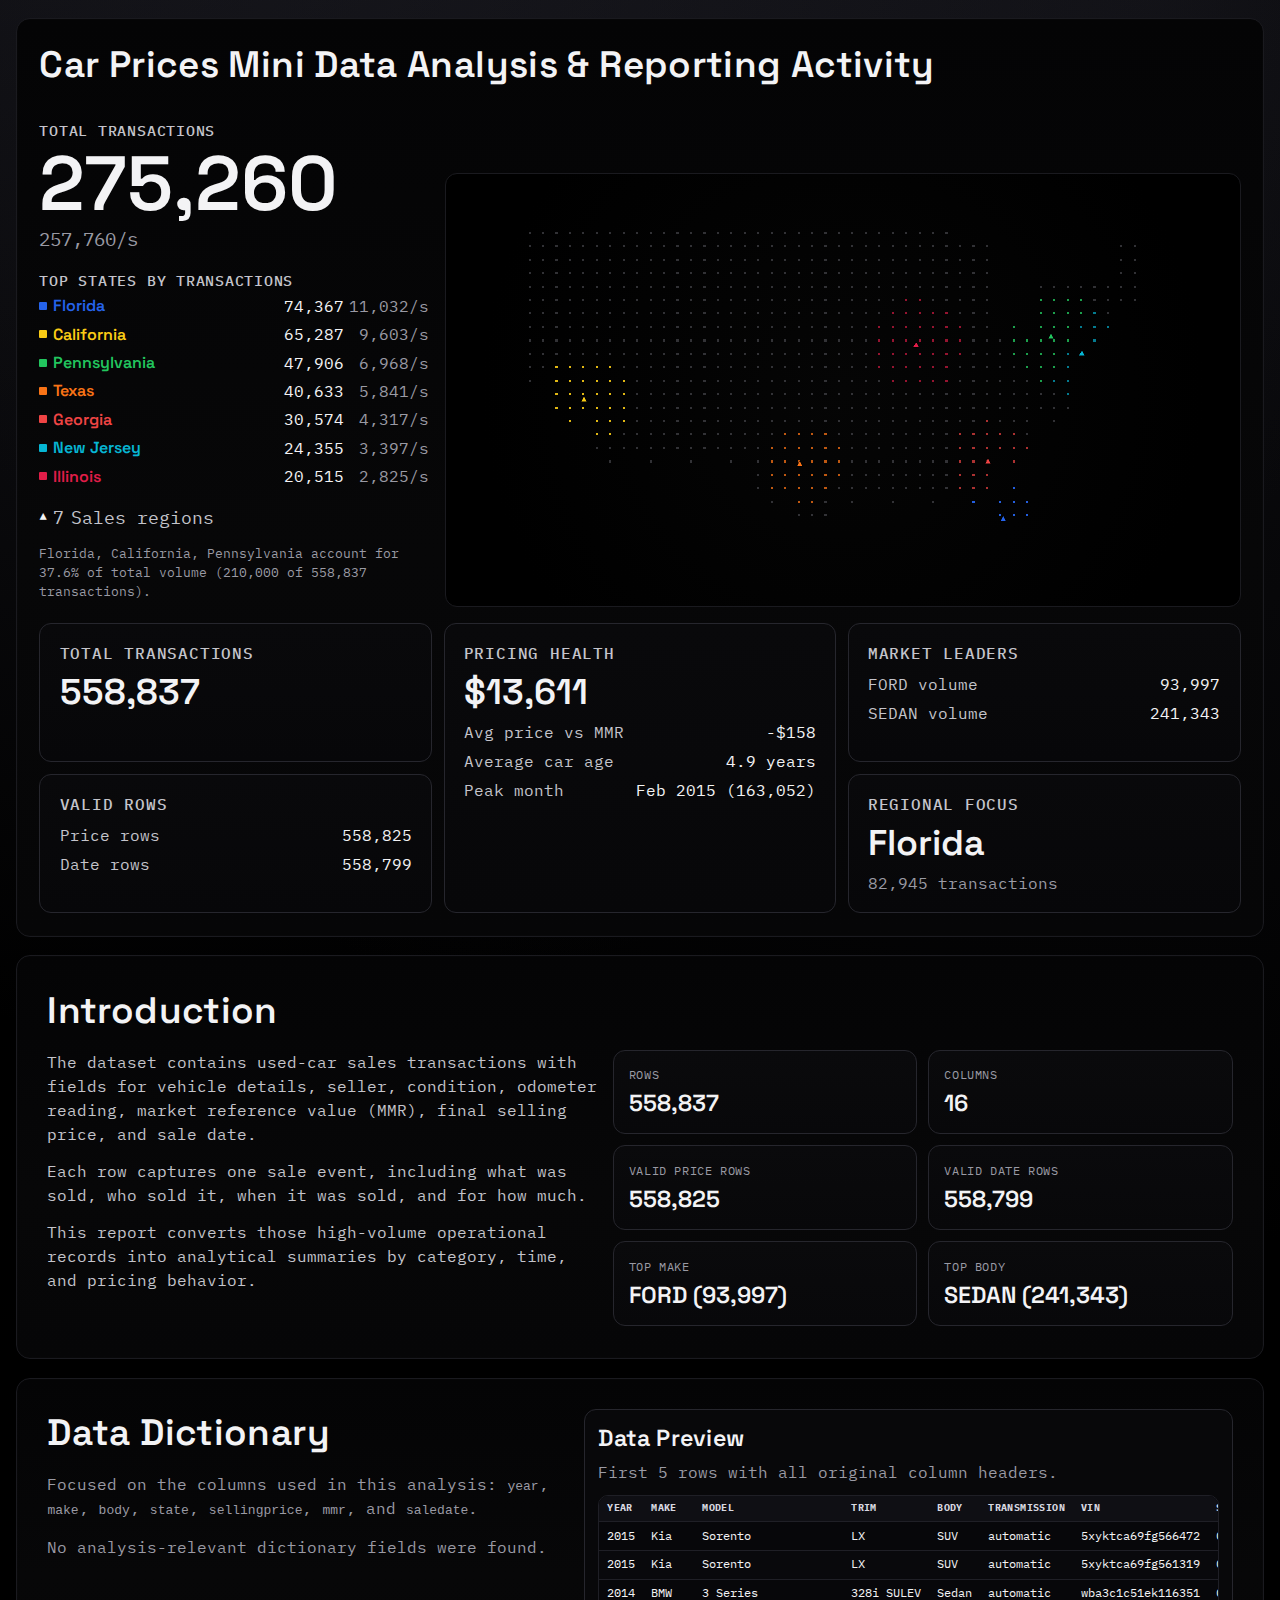
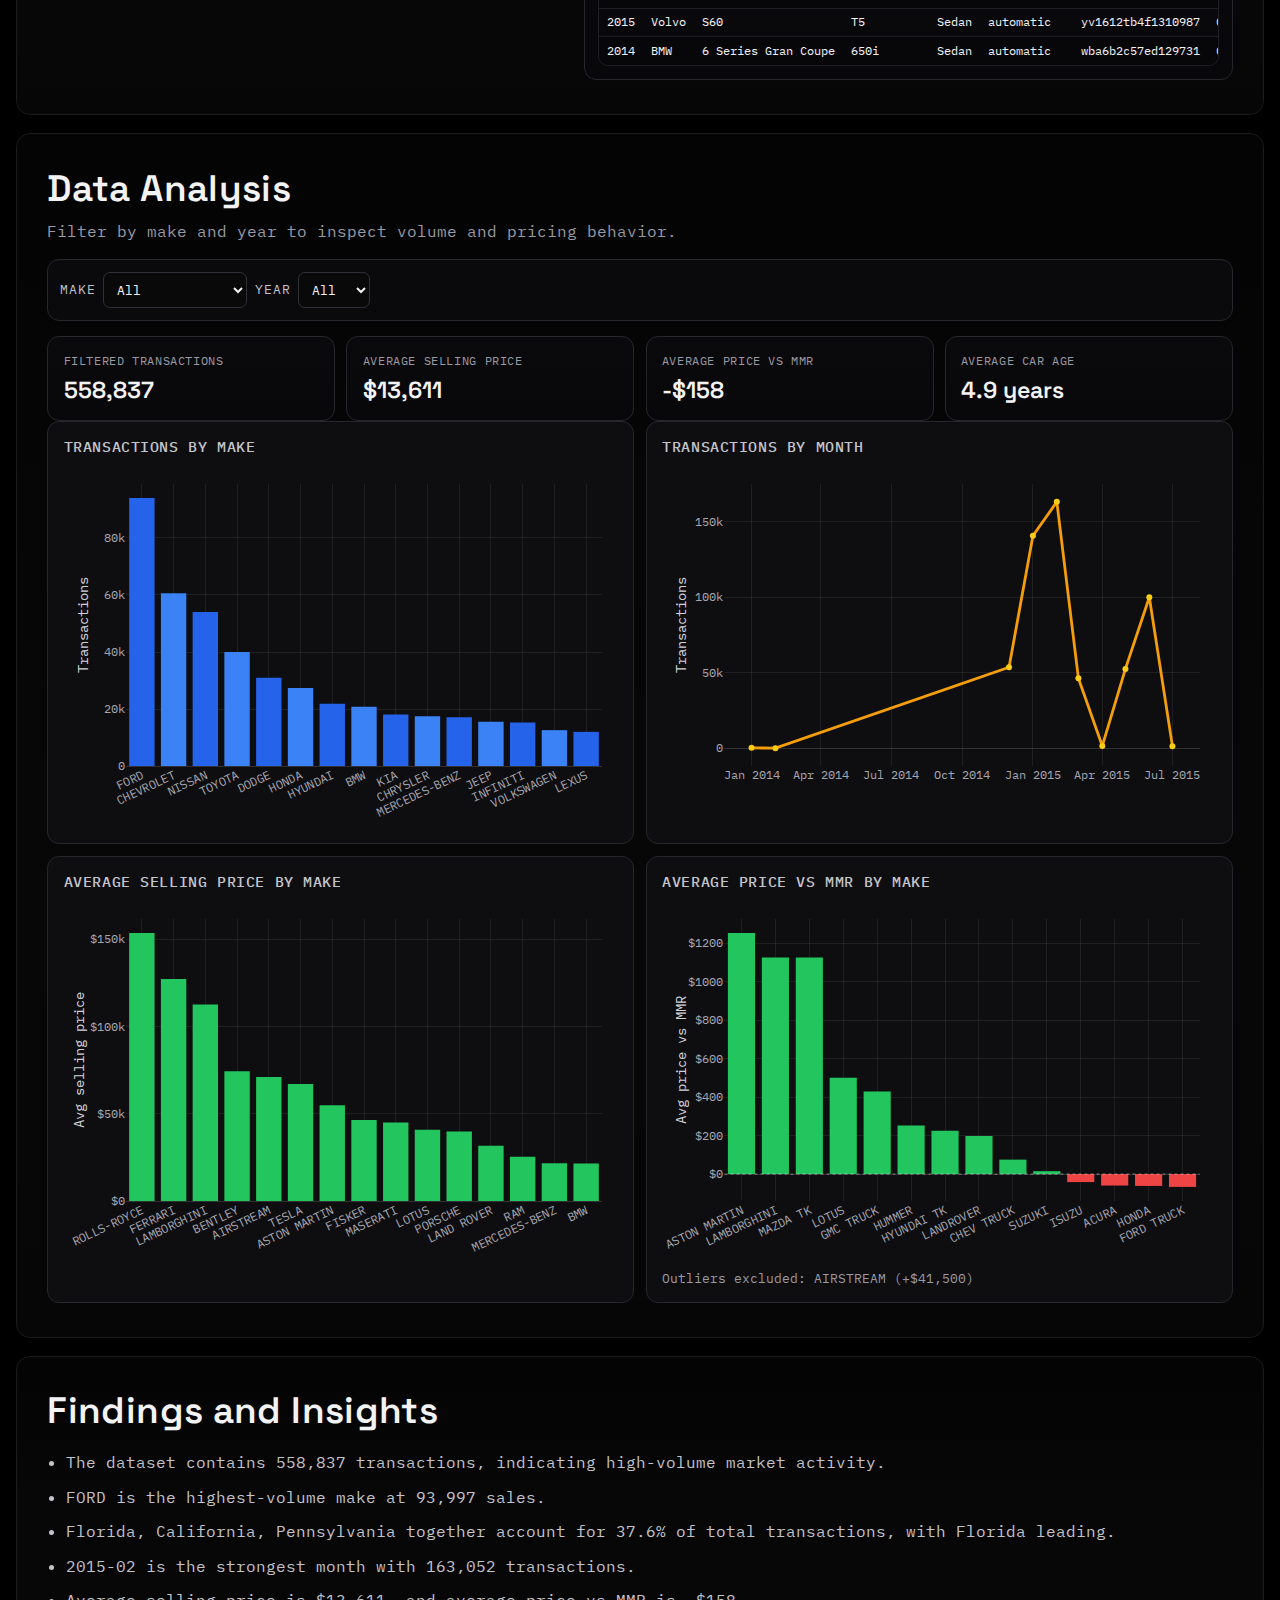
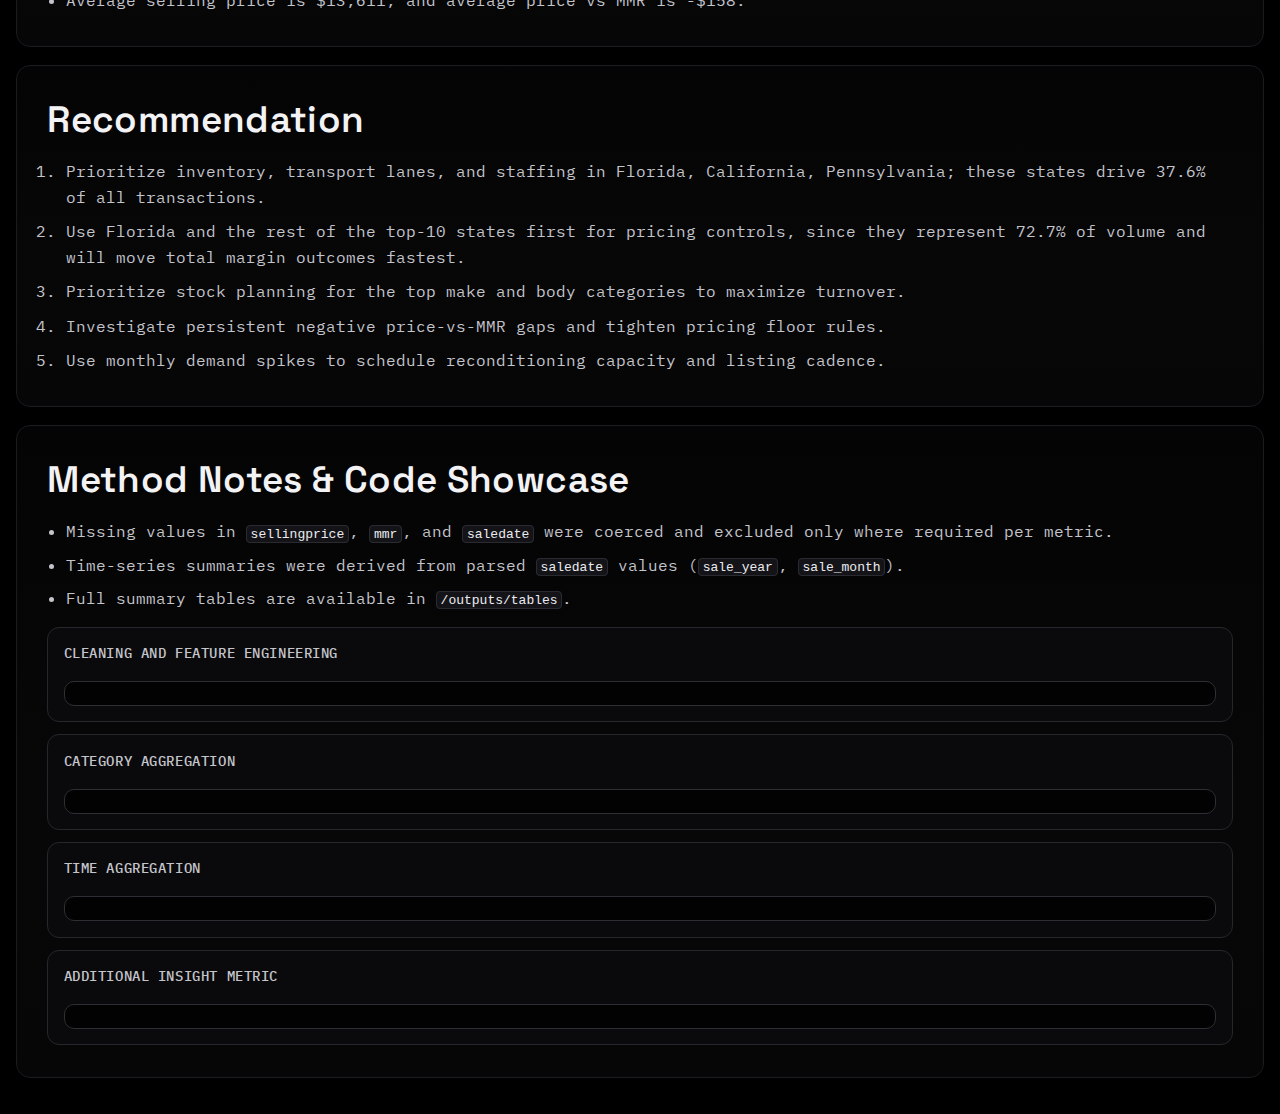
<file: website/index.html>
<!doctype html>
<html lang="en">
  <head>
    <meta charset="UTF-8" />
    <meta name="viewport" content="width=device-width, initial-scale=1.0" />
    <title>WheelWise Mini Data Analysis Report</title>
    <link rel="preconnect" href="https://fonts.googleapis.com" />
    <link rel="preconnect" href="https://fonts.gstatic.com" crossorigin />
    <link
      href="https://fonts.googleapis.com/css2?family=IBM+Plex+Mono:wght@400;500;600&family=Space+Grotesk:wght@500;600;700&display=swap"
      rel="stylesheet"
    />
    <link rel="stylesheet" href="styles.css" />
    <script src="https://cdn.plot.ly/plotly-2.35.2.min.js" defer></script>
    <script src="app.js" defer></script>
  </head>
  <body>
    <main class="dashboard-shell">
      <section class="panel map-board" id="olap-live">
        <header class="chapter-header chapter-header--tight">
          <h2>Car Prices Mini Data Analysis &amp; Reporting Activity</h2>
        </header>

        <div class="board-main">
          <aside class="live-sidebar">
            <section class="metric-cluster">
              <h3 class="metric-label">Total transactions</h3>
              <p id="metric-total" class="metric-total">0</p>
              <p id="metric-rate" class="metric-rate">0/s</p>
            </section>

            <section class="metric-cluster">
              <h3 class="metric-label">Top states by transactions</h3>
              <ul id="top-states-list" class="top-list"></ul>
            </section>

            <p class="region-count">
              <span class="triangle">▲</span>
              <span id="region-count">0</span>
              <span>Sales regions</span>
            </p>
            <p id="map-concentration-insight" class="map-insight">
              State concentration insight loading...
            </p>
          </aside>

          <div class="map-stage">
            <svg id="map-svg" viewBox="0 0 1100 600" role="img" aria-label="Dotted contiguous U.S. activity map">
              <g id="map-static-layer"></g>
              <g id="map-active-layer"></g>
              <g id="map-marker-layer"></g>
            </svg>
            <div id="marker-tooltip" class="marker-tooltip" hidden></div>
          </div>
        </div>

        <section class="cards-grid" aria-label="Summary cards">
          <div class="card-col">
            <article class="stat-card">
              <h3>Total transactions</h3>
              <p class="headline" id="card-total-transactions">0</p>
            </article>
            <article class="stat-card">
              <h3>Valid rows</h3>
              <ul class="metric-lines">
                <li><span>Price rows</span><span id="card-valid-price">0</span></li>
                <li><span>Date rows</span><span id="card-valid-date">0</span></li>
              </ul>
            </article>
          </div>

          <article class="stat-card stat-card--center">
            <h3>Pricing health</h3>
            <p class="headline" id="card-avg-price">$0</p>
            <ul class="metric-lines">
              <li><span>Avg price vs MMR</span><span id="card-vs-mmr">$0</span></li>
              <li><span>Average car age</span><span id="card-car-age">0 years</span></li>
              <li><span>Peak month</span><span id="card-peak-month">-</span></li>
            </ul>
          </article>

          <div class="card-col">
            <article class="stat-card">
              <h3>Market leaders</h3>
              <ul class="metric-lines">
                <li><span id="card-top-make-label">Top make</span><span id="card-top-make-tx">0</span></li>
                <li><span id="card-top-body-label">Top body</span><span id="card-top-body-tx">0</span></li>
              </ul>
            </article>
            <article class="stat-card">
              <h3>Regional focus</h3>
              <p class="headline" id="card-top-state">-</p>
              <p class="subtext" id="card-top-state-tx">0 transactions</p>
            </article>
          </div>
        </section>
      </section>

      <section class="panel chapter" id="introduction">
        <header class="chapter-header">
          <h2>Introduction</h2>
        </header>
        <div class="intro-layout">
          <div class="intro-main">
            <div class="intro-copy">
              <p>
                The dataset contains used-car sales transactions with fields for vehicle details, seller, condition, odometer
                reading, market reference value (MMR), final selling price, and sale date.
              </p>
              <p>
                Each row captures one sale event, including what was sold, who sold it, when it was sold, and for how much.
              </p>
              <p>
                This report converts those high-volume operational records into analytical summaries by category, time, and
                pricing behavior.
              </p>
            </div>
          </div>
          <div id="dataset-kpis" class="kpi-grid intro-kpis"></div>
        </div>
      </section>

      <section class="panel chapter" id="data-dictionary">
        <div class="dictionary-layout">
          <div class="dictionary-pane">
            <header class="chapter-header">
              <h2>Data Dictionary</h2>
            </header>
            <p class="chapter-note">
              Focused on the columns used in this analysis: <code>year</code>, <code>make</code>, <code>body</code>,
              <code>state</code>, <code>sellingprice</code>, <code>mmr</code>, and <code>saledate</code>.
            </p>
            <div id="dictionary-carousel" class="dictionary-carousel-shell"></div>
          </div>

          <aside class="data-preview-pane">
            <header class="chapter-header chapter-header--tight">
              <h3>Data Preview</h3>
              <p id="data-preview-note" class="chapter-note">First 5 rows with all original column headers.</p>
            </header>
            <div
              id="dataset-preview-table"
              class="data-preview-shell"
              role="region"
              aria-label="Dataset preview table"
            ></div>
          </aside>
        </div>
      </section>

      <section class="panel chapter analysis" id="analysis">
        <header class="chapter-header">
          <h2>Data Analysis</h2>
          <p class="chapter-note">Filter by make and year to inspect volume and pricing behavior.</p>
        </header>

        <div class="filters">
          <label for="make-filter">Make</label>
          <select id="make-filter"></select>
          <label for="year-filter">Year</label>
          <select id="year-filter"></select>
        </div>

        <div class="kpi-grid" id="dashboard-kpis"></div>

        <div class="chart-grid">
          <article class="chart-card">
            <h3>Transactions by make</h3>
            <div id="chart-make" class="chart"></div>
          </article>
          <article class="chart-card">
            <h3>Transactions by month</h3>
            <div id="chart-month" class="chart"></div>
          </article>
          <article class="chart-card">
            <h3>Average selling price by make</h3>
            <div id="chart-price" class="chart"></div>
          </article>
          <article class="chart-card">
            <h3>Average price vs MMR by make</h3>
            <div id="chart-vs-mmr" class="chart"></div>
            <p class="note" id="vs-mmr-outliers"></p>
          </article>
        </div>
      </section>

      <section class="panel chapter" id="findings">
        <header class="chapter-header">
          <h2>Findings and Insights</h2>
        </header>
        <ul id="findings-list" class="narrative-list"></ul>
      </section>

      <section class="panel chapter" id="recommendation">
        <header class="chapter-header">
          <h2>Recommendation</h2>
        </header>
        <ol id="recommendations-list" class="narrative-list"></ol>
      </section>

      <section class="panel chapter" id="appendix-methodology">
        <header class="chapter-header">
          <h2>Method Notes &amp; Code Showcase</h2>
        </header>

        <ul class="appendix-notes">
          <li>Missing values in <code>sellingprice</code>, <code>mmr</code>, and <code>saledate</code> were coerced and excluded only where required per metric.</li>
          <li>Time-series summaries were derived from parsed <code>saledate</code> values (<code>sale_year</code>, <code>sale_month</code>).</li>
          <li>Full summary tables are available in <code>/outputs/tables</code>.</li>
        </ul>

        <div class="code-grid">
          <article class="code-showcase-card">
            <h3>Cleaning and feature engineering</h3>
            <p class="code-desc" id="desc-cleaning"></p>
            <pre><code id="code-cleaning"></code></pre>
          </article>
          <article class="code-showcase-card">
            <h3>Category aggregation</h3>
            <p class="code-desc" id="desc-category"></p>
            <pre><code id="code-category"></code></pre>
          </article>
          <article class="code-showcase-card">
            <h3>Time aggregation</h3>
            <p class="code-desc" id="desc-time"></p>
            <pre><code id="code-time"></code></pre>
          </article>
          <article class="code-showcase-card">
            <h3>Additional insight metric</h3>
            <p class="code-desc" id="desc-additional"></p>
            <pre><code id="code-additional"></code></pre>
          </article>
        </div>
      </section>
    </main>
  </body>
</html>
</file>
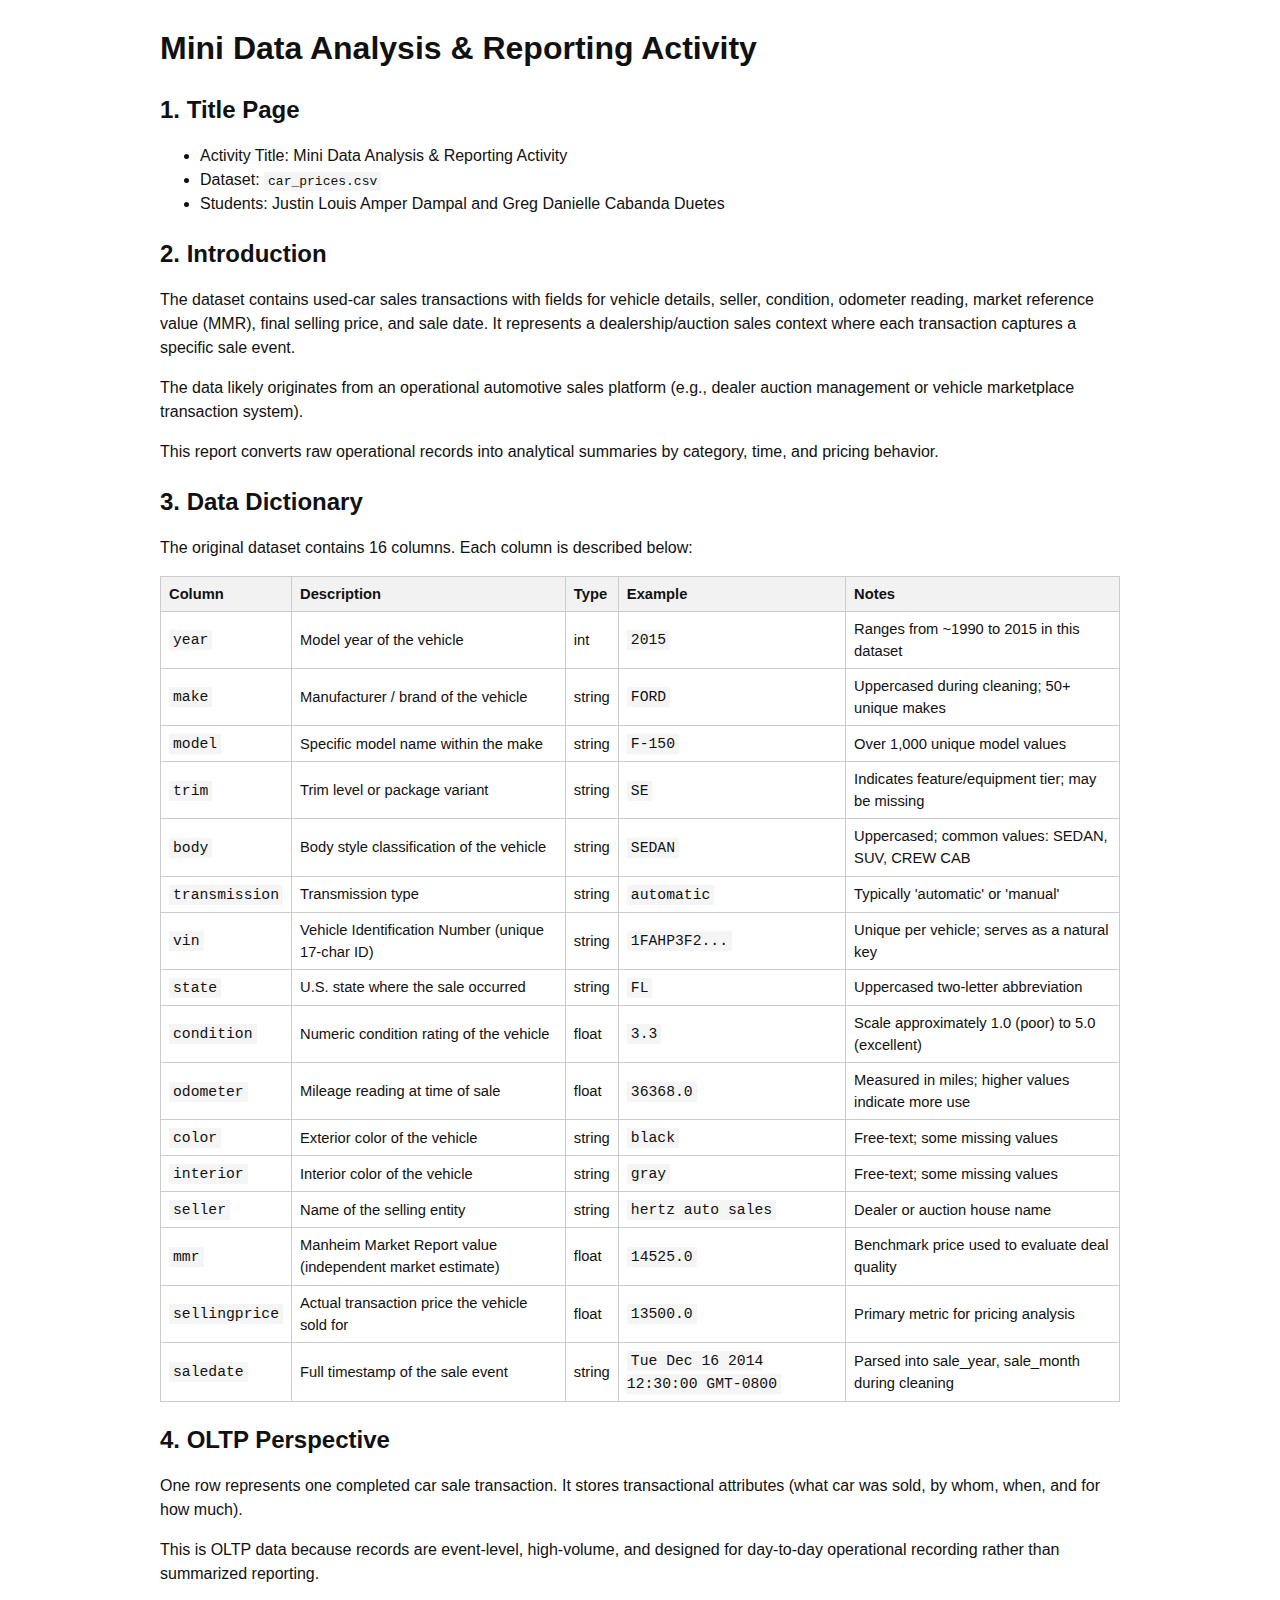
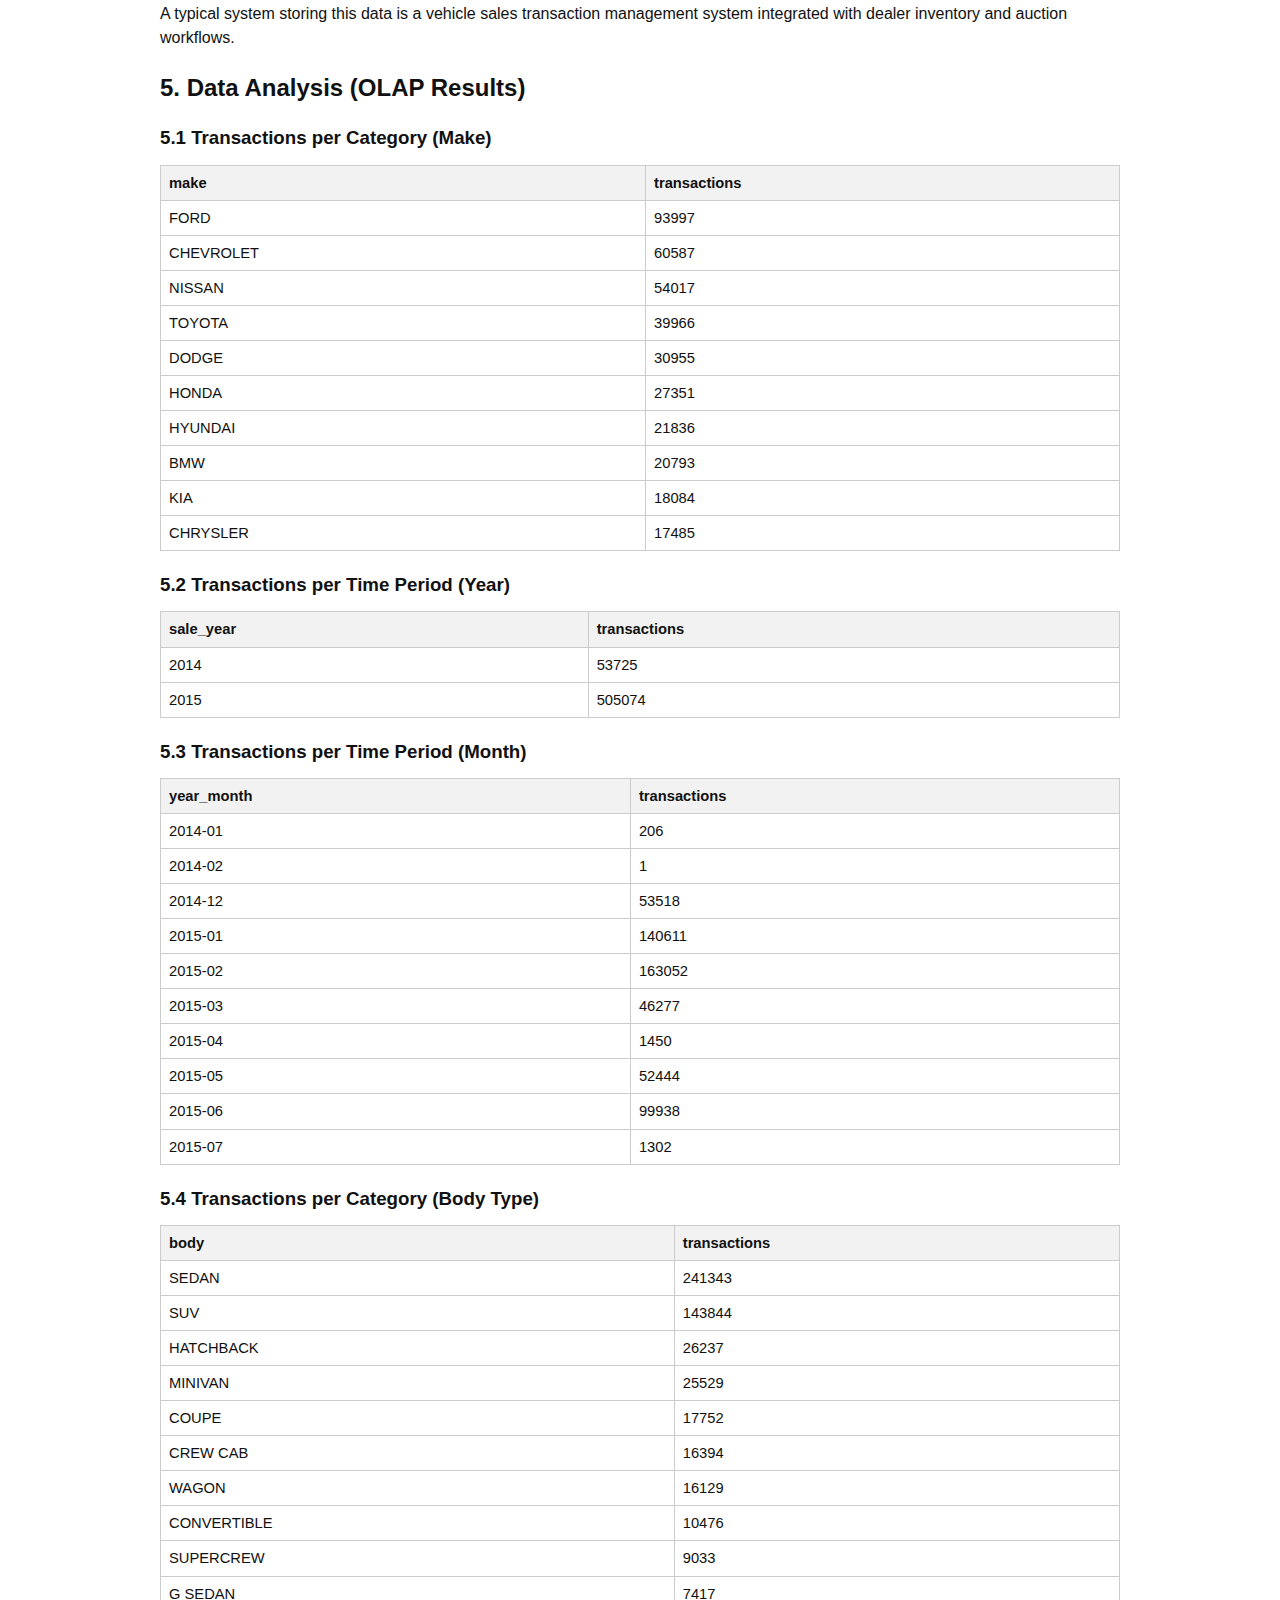
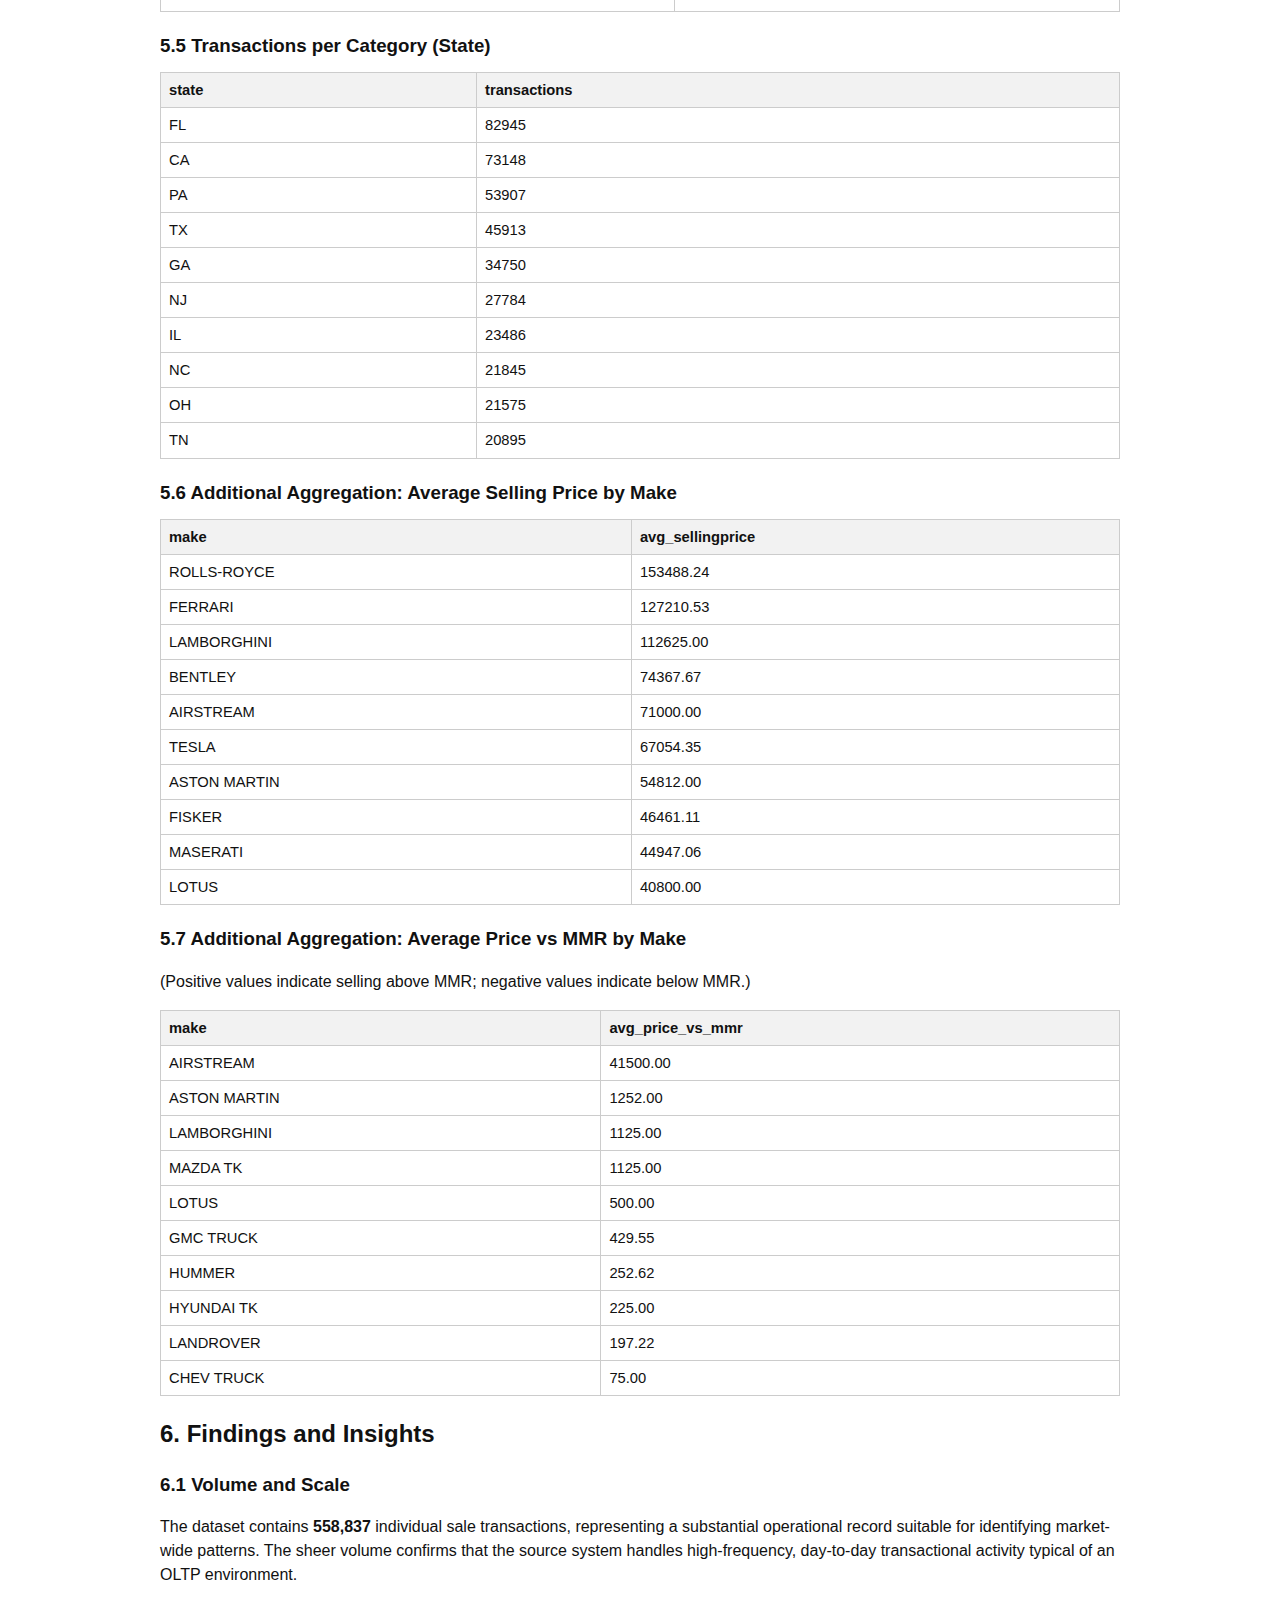
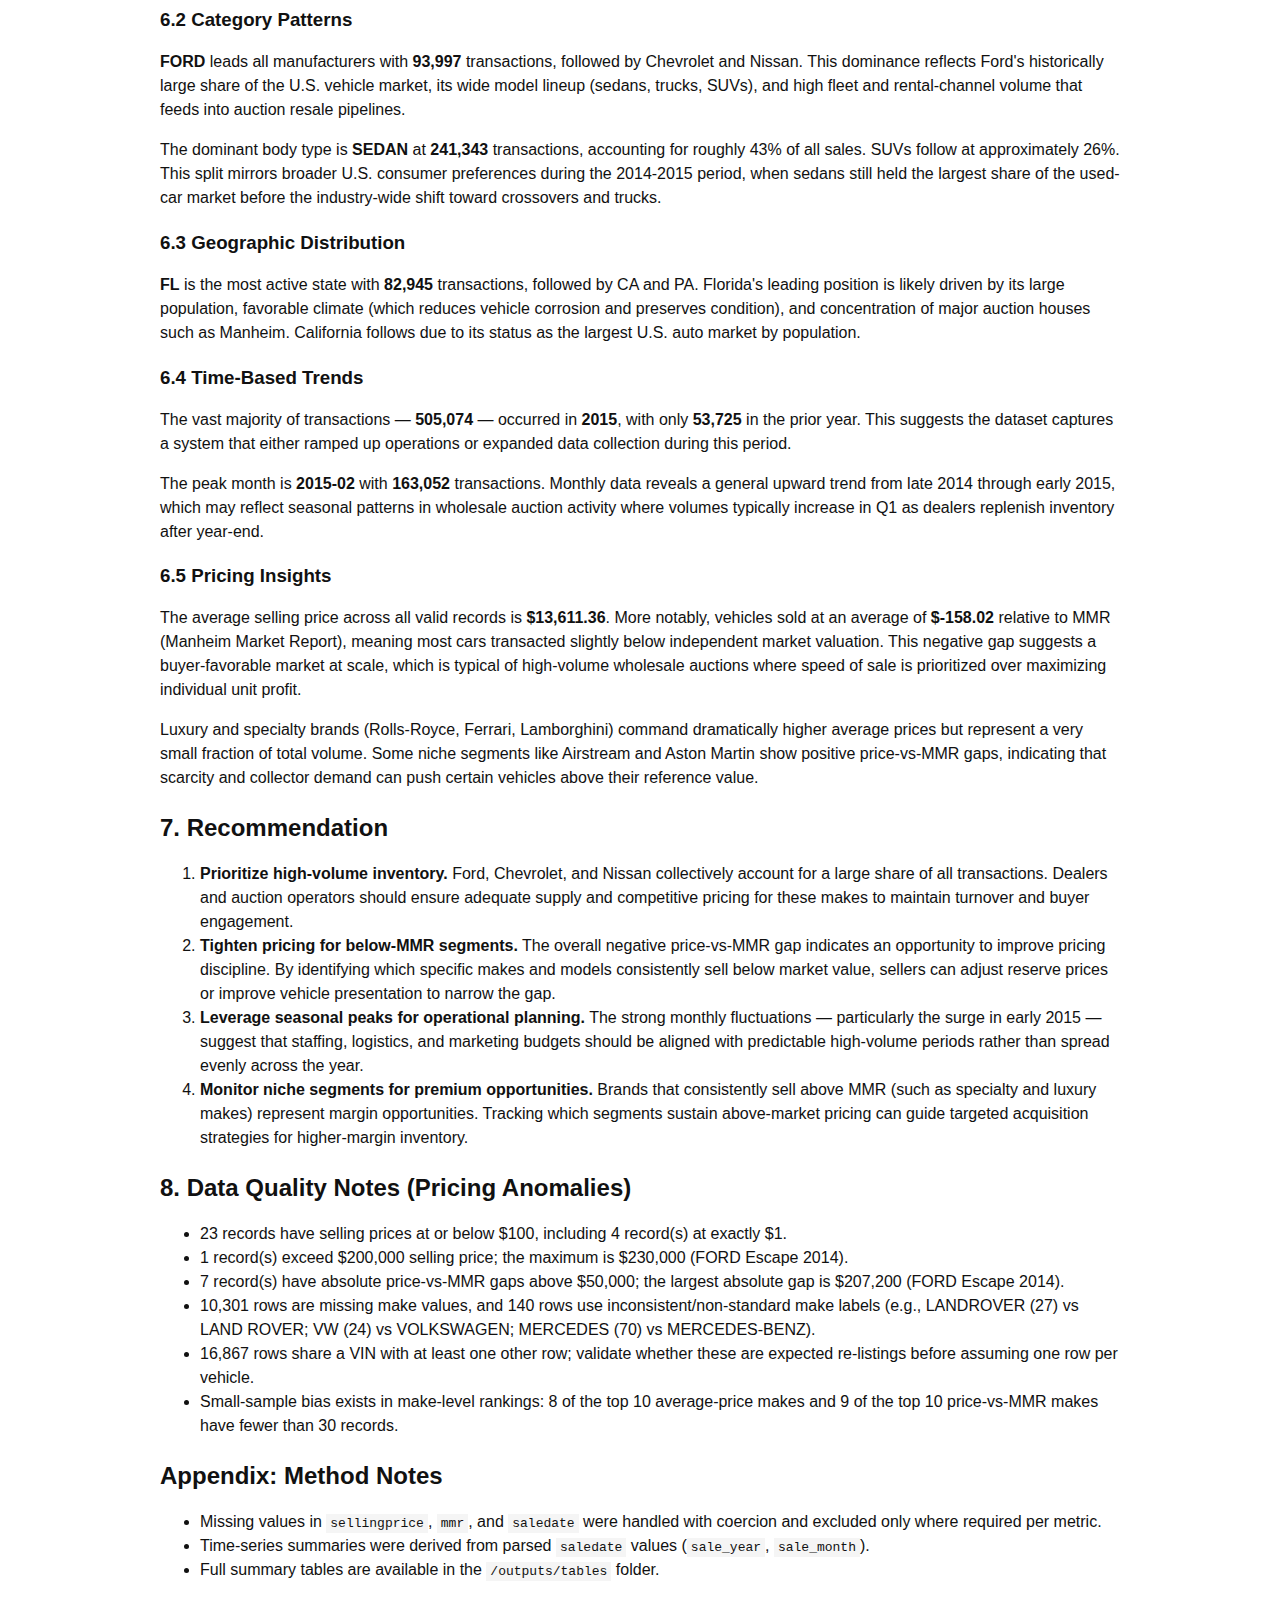
<file: report/Mini_Data_Analysis_Report.html>
<!doctype html>
<html lang="en">
<head>
  <meta charset="utf-8" />
  <meta name="viewport" content="width=device-width, initial-scale=1" />
  <title>Mini Data Analysis Report - Car Prices</title>
  <style>
    body { font-family: Arial, sans-serif; max-width: 960px; margin: 24px auto; line-height: 1.5; color: #111; }
    h1, h2, h3 { margin-bottom: 0.4rem; }
    table { border-collapse: collapse; width: 100%; margin: 12px 0 20px; font-size: 0.92rem; }
    th, td { border: 1px solid #ccc; padding: 6px 8px; text-align: left; }
    th { background: #f2f2f2; }
    code { background: #f5f5f5; padding: 2px 4px; }
  </style>
</head>
<body>
  <h1>Mini Data Analysis & Reporting Activity</h1>
  <h2>1. Title Page</h2>
  <ul>
    <li>Activity Title: Mini Data Analysis & Reporting Activity</li>
    <li>Dataset: <code>car_prices.csv</code></li>
    <li>Students: Justin Louis Amper Dampal and Greg Danielle Cabanda Duetes</li>
  </ul>

  <h2>2. Introduction</h2>
  <p>The dataset contains used-car sales transactions with fields for vehicle details, seller, condition, odometer reading, market reference value (MMR), final selling price, and sale date. It represents a dealership/auction sales context where each transaction captures a specific sale event.</p>
  <p>The data likely originates from an operational automotive sales platform (e.g., dealer auction management or vehicle marketplace transaction system).</p>
  <p>This report converts raw operational records into analytical summaries by category, time, and pricing behavior.</p>

  <h2>3. Data Dictionary</h2>
  <p>The original dataset contains 16 columns. Each column is described below:</p>
  <table><thead><tr><th>Column</th><th>Description</th><th>Type</th><th>Example</th><th>Notes</th></tr></thead><tbody><tr><td><code>year</code></td><td>Model year of the vehicle</td><td>int</td><td><code>2015</code></td><td>Ranges from ~1990 to 2015 in this dataset</td></tr><tr><td><code>make</code></td><td>Manufacturer / brand of the vehicle</td><td>string</td><td><code>FORD</code></td><td>Uppercased during cleaning; 50+ unique makes</td></tr><tr><td><code>model</code></td><td>Specific model name within the make</td><td>string</td><td><code>F-150</code></td><td>Over 1,000 unique model values</td></tr><tr><td><code>trim</code></td><td>Trim level or package variant</td><td>string</td><td><code>SE</code></td><td>Indicates feature/equipment tier; may be missing</td></tr><tr><td><code>body</code></td><td>Body style classification of the vehicle</td><td>string</td><td><code>SEDAN</code></td><td>Uppercased; common values: SEDAN, SUV, CREW CAB</td></tr><tr><td><code>transmission</code></td><td>Transmission type</td><td>string</td><td><code>automatic</code></td><td>Typically 'automatic' or 'manual'</td></tr><tr><td><code>vin</code></td><td>Vehicle Identification Number (unique 17-char ID)</td><td>string</td><td><code>1FAHP3F2...</code></td><td>Unique per vehicle; serves as a natural key</td></tr><tr><td><code>state</code></td><td>U.S. state where the sale occurred</td><td>string</td><td><code>FL</code></td><td>Uppercased two-letter abbreviation</td></tr><tr><td><code>condition</code></td><td>Numeric condition rating of the vehicle</td><td>float</td><td><code>3.3</code></td><td>Scale approximately 1.0 (poor) to 5.0 (excellent)</td></tr><tr><td><code>odometer</code></td><td>Mileage reading at time of sale</td><td>float</td><td><code>36368.0</code></td><td>Measured in miles; higher values indicate more use</td></tr><tr><td><code>color</code></td><td>Exterior color of the vehicle</td><td>string</td><td><code>black</code></td><td>Free-text; some missing values</td></tr><tr><td><code>interior</code></td><td>Interior color of the vehicle</td><td>string</td><td><code>gray</code></td><td>Free-text; some missing values</td></tr><tr><td><code>seller</code></td><td>Name of the selling entity</td><td>string</td><td><code>hertz auto sales</code></td><td>Dealer or auction house name</td></tr><tr><td><code>mmr</code></td><td>Manheim Market Report value (independent market estimate)</td><td>float</td><td><code>14525.0</code></td><td>Benchmark price used to evaluate deal quality</td></tr><tr><td><code>sellingprice</code></td><td>Actual transaction price the vehicle sold for</td><td>float</td><td><code>13500.0</code></td><td>Primary metric for pricing analysis</td></tr><tr><td><code>saledate</code></td><td>Full timestamp of the sale event</td><td>string</td><td><code>Tue Dec 16 2014 12:30:00 GMT-0800</code></td><td>Parsed into sale_year, sale_month during cleaning</td></tr></tbody></table>

  <h2>4. OLTP Perspective</h2>
  <p>One row represents one completed car sale transaction. It stores transactional attributes (what car was sold, by whom, when, and for how much).</p>
  <p>This is OLTP data because records are event-level, high-volume, and designed for day-to-day operational recording rather than summarized reporting.</p>
  <p>A typical system storing this data is a vehicle sales transaction management system integrated with dealer inventory and auction workflows.</p>

  <h2>5. Data Analysis (OLAP Results)</h2>
  <h3>5.1 Transactions per Category (Make)</h3>
  <table><thead><tr><th>make</th><th>transactions</th></tr></thead><tbody><tr><td>FORD</td><td>93997</td></tr><tr><td>CHEVROLET</td><td>60587</td></tr><tr><td>NISSAN</td><td>54017</td></tr><tr><td>TOYOTA</td><td>39966</td></tr><tr><td>DODGE</td><td>30955</td></tr><tr><td>HONDA</td><td>27351</td></tr><tr><td>HYUNDAI</td><td>21836</td></tr><tr><td>BMW</td><td>20793</td></tr><tr><td>KIA</td><td>18084</td></tr><tr><td>CHRYSLER</td><td>17485</td></tr></tbody></table>
  <h3>5.2 Transactions per Time Period (Year)</h3>
  <table><thead><tr><th>sale_year</th><th>transactions</th></tr></thead><tbody><tr><td>2014</td><td>53725</td></tr><tr><td>2015</td><td>505074</td></tr></tbody></table>
  <h3>5.3 Transactions per Time Period (Month)</h3>
  <table><thead><tr><th>year_month</th><th>transactions</th></tr></thead><tbody><tr><td>2014-01</td><td>206</td></tr><tr><td>2014-02</td><td>1</td></tr><tr><td>2014-12</td><td>53518</td></tr><tr><td>2015-01</td><td>140611</td></tr><tr><td>2015-02</td><td>163052</td></tr><tr><td>2015-03</td><td>46277</td></tr><tr><td>2015-04</td><td>1450</td></tr><tr><td>2015-05</td><td>52444</td></tr><tr><td>2015-06</td><td>99938</td></tr><tr><td>2015-07</td><td>1302</td></tr></tbody></table>
  <h3>5.4 Transactions per Category (Body Type)</h3>
  <table><thead><tr><th>body</th><th>transactions</th></tr></thead><tbody><tr><td>SEDAN</td><td>241343</td></tr><tr><td>SUV</td><td>143844</td></tr><tr><td>HATCHBACK</td><td>26237</td></tr><tr><td>MINIVAN</td><td>25529</td></tr><tr><td>COUPE</td><td>17752</td></tr><tr><td>CREW CAB</td><td>16394</td></tr><tr><td>WAGON</td><td>16129</td></tr><tr><td>CONVERTIBLE</td><td>10476</td></tr><tr><td>SUPERCREW</td><td>9033</td></tr><tr><td>G SEDAN</td><td>7417</td></tr></tbody></table>
  <h3>5.5 Transactions per Category (State)</h3>
  <table><thead><tr><th>state</th><th>transactions</th></tr></thead><tbody><tr><td>FL</td><td>82945</td></tr><tr><td>CA</td><td>73148</td></tr><tr><td>PA</td><td>53907</td></tr><tr><td>TX</td><td>45913</td></tr><tr><td>GA</td><td>34750</td></tr><tr><td>NJ</td><td>27784</td></tr><tr><td>IL</td><td>23486</td></tr><tr><td>NC</td><td>21845</td></tr><tr><td>OH</td><td>21575</td></tr><tr><td>TN</td><td>20895</td></tr></tbody></table>
  <h3>5.6 Additional Aggregation: Average Selling Price by Make</h3>
  <table><thead><tr><th>make</th><th>avg_sellingprice</th></tr></thead><tbody><tr><td>ROLLS-ROYCE</td><td>153488.24</td></tr><tr><td>FERRARI</td><td>127210.53</td></tr><tr><td>LAMBORGHINI</td><td>112625.00</td></tr><tr><td>BENTLEY</td><td>74367.67</td></tr><tr><td>AIRSTREAM</td><td>71000.00</td></tr><tr><td>TESLA</td><td>67054.35</td></tr><tr><td>ASTON MARTIN</td><td>54812.00</td></tr><tr><td>FISKER</td><td>46461.11</td></tr><tr><td>MASERATI</td><td>44947.06</td></tr><tr><td>LOTUS</td><td>40800.00</td></tr></tbody></table>
  <h3>5.7 Additional Aggregation: Average Price vs MMR by Make</h3>
  <p>(Positive values indicate selling above MMR; negative values indicate below MMR.)</p>
  <table><thead><tr><th>make</th><th>avg_price_vs_mmr</th></tr></thead><tbody><tr><td>AIRSTREAM</td><td>41500.00</td></tr><tr><td>ASTON MARTIN</td><td>1252.00</td></tr><tr><td>LAMBORGHINI</td><td>1125.00</td></tr><tr><td>MAZDA TK</td><td>1125.00</td></tr><tr><td>LOTUS</td><td>500.00</td></tr><tr><td>GMC TRUCK</td><td>429.55</td></tr><tr><td>HUMMER</td><td>252.62</td></tr><tr><td>HYUNDAI TK</td><td>225.00</td></tr><tr><td>LANDROVER</td><td>197.22</td></tr><tr><td>CHEV TRUCK</td><td>75.00</td></tr></tbody></table>

  <h2>6. Findings and Insights</h2>

  <h3>6.1 Volume and Scale</h3>
  <p>The dataset contains <strong>558,837</strong> individual sale transactions, representing a substantial operational record suitable for identifying market-wide patterns. The sheer volume confirms that the source system handles high-frequency, day-to-day transactional activity typical of an OLTP environment.</p>

  <h3>6.2 Category Patterns</h3>
  <p><strong>FORD</strong> leads all manufacturers with <strong>93,997</strong> transactions, followed by Chevrolet and Nissan. This dominance reflects Ford's historically large share of the U.S. vehicle market, its wide model lineup (sedans, trucks, SUVs), and high fleet and rental-channel volume that feeds into auction resale pipelines.</p>
  <p>The dominant body type is <strong>SEDAN</strong> at <strong>241,343</strong> transactions, accounting for roughly 43% of all sales. SUVs follow at approximately 26%. This split mirrors broader U.S. consumer preferences during the 2014-2015 period, when sedans still held the largest share of the used-car market before the industry-wide shift toward crossovers and trucks.</p>

  <h3>6.3 Geographic Distribution</h3>
  <p><strong>FL</strong> is the most active state with <strong>82,945</strong> transactions, followed by CA and PA. Florida's leading position is likely driven by its large population, favorable climate (which reduces vehicle corrosion and preserves condition), and concentration of major auction houses such as Manheim. California follows due to its status as the largest U.S. auto market by population.</p>

  <h3>6.4 Time-Based Trends</h3>
  <p>The vast majority of transactions &mdash; <strong>505,074</strong> &mdash; occurred in <strong>2015</strong>, with only <strong>53,725</strong> in the prior year. This suggests the dataset captures a system that either ramped up operations or expanded data collection during this period.</p>
  <p>The peak month is <strong>2015-02</strong> with <strong>163,052</strong> transactions. Monthly data reveals a general upward trend from late 2014 through early 2015, which may reflect seasonal patterns in wholesale auction activity where volumes typically increase in Q1 as dealers replenish inventory after year-end.</p>

  <h3>6.5 Pricing Insights</h3>
  <p>The average selling price across all valid records is <strong>$13,611.36</strong>. More notably, vehicles sold at an average of <strong>$-158.02</strong> relative to MMR (Manheim Market Report), meaning most cars transacted slightly below independent market valuation. This negative gap suggests a buyer-favorable market at scale, which is typical of high-volume wholesale auctions where speed of sale is prioritized over maximizing individual unit profit.</p>
  <p>Luxury and specialty brands (Rolls-Royce, Ferrari, Lamborghini) command dramatically higher average prices but represent a very small fraction of total volume. Some niche segments like Airstream and Aston Martin show positive price-vs-MMR gaps, indicating that scarcity and collector demand can push certain vehicles above their reference value.</p>

  <h2>7. Recommendation</h2>
  <ol>
    <li><strong>Prioritize high-volume inventory.</strong> Ford, Chevrolet, and Nissan collectively account for a large share of all transactions. Dealers and auction operators should ensure adequate supply and competitive pricing for these makes to maintain turnover and buyer engagement.</li>
    <li><strong>Tighten pricing for below-MMR segments.</strong> The overall negative price-vs-MMR gap indicates an opportunity to improve pricing discipline. By identifying which specific makes and models consistently sell below market value, sellers can adjust reserve prices or improve vehicle presentation to narrow the gap.</li>
    <li><strong>Leverage seasonal peaks for operational planning.</strong> The strong monthly fluctuations &mdash; particularly the surge in early 2015 &mdash; suggest that staffing, logistics, and marketing budgets should be aligned with predictable high-volume periods rather than spread evenly across the year.</li>
    <li><strong>Monitor niche segments for premium opportunities.</strong> Brands that consistently sell above MMR (such as specialty and luxury makes) represent margin opportunities. Tracking which segments sustain above-market pricing can guide targeted acquisition strategies for higher-margin inventory.</li>
  </ol>

  <h2>8. Data Quality Notes (Pricing Anomalies)</h2>
  <ul>
    <li>23 records have selling prices at or below $100, including 4 record(s) at exactly $1.</li><li>1 record(s) exceed $200,000 selling price; the maximum is $230,000 (FORD Escape 2014).</li><li>7 record(s) have absolute price-vs-MMR gaps above $50,000; the largest absolute gap is $207,200 (FORD Escape 2014).</li><li>10,301 rows are missing make values, and 140 rows use inconsistent/non-standard make labels (e.g., LANDROVER (27) vs LAND ROVER; VW (24) vs VOLKSWAGEN; MERCEDES (70) vs MERCEDES-BENZ).</li><li>16,867 rows share a VIN with at least one other row; validate whether these are expected re-listings before assuming one row per vehicle.</li><li>Small-sample bias exists in make-level rankings: 8 of the top 10 average-price makes and 9 of the top 10 price-vs-MMR makes have fewer than 30 records.</li>
  </ul>

  <h2>Appendix: Method Notes</h2>
  <ul>
    <li>Missing values in <code>sellingprice</code>, <code>mmr</code>, and <code>saledate</code> were handled with coercion and excluded only where required per metric.</li>
    <li>Time-series summaries were derived from parsed <code>saledate</code> values (<code>sale_year</code>, <code>sale_month</code>).</li>
    <li>Full summary tables are available in the <code>/outputs/tables</code> folder.</li>
  </ul>
</body>
</html>
</file>
<file: website/styles.css>
:root {
  --bg: #000000;
  --panel: #050506;
  --surface: #0a0a0c;
  --surface-2: #0e0e11;
  --line: #1a1a1f;
  --line-soft: #26262d;
  --text: #f3f3f5;
  --text-soft: #c4c4cb;
  --text-dim: #9a9aa4;
  --dot-static: #4f4f56;
}

* {
  box-sizing: border-box;
}

html,
body {
  margin: 0;
  padding: 0;
}

body {
  min-height: 100vh;
  color: var(--text);
  font-family: "IBM Plex Mono", ui-monospace, Menlo, Monaco, "Courier New", monospace;
  background-color: var(--bg);
  background-image:
    radial-gradient(circle at 12% -10%, rgba(68, 68, 86, 0.36), transparent 30%),
    radial-gradient(circle at 90% 0%, rgba(39, 39, 50, 0.35), transparent 28%),
    linear-gradient(var(--bg), var(--bg));
}

.dashboard-shell {
  max-width: min(100vw, 1540px);
  margin: 0 auto;
  padding: 1.1rem 1rem 2.3rem;
  display: grid;
  gap: 1.15rem;
}

.panel {
  border: 1px solid var(--line);
  border-radius: 14px;
  background: linear-gradient(180deg, #040405, #070708 58%, #060607);
  box-shadow: 0 0 0 1px rgba(255, 255, 255, 0.01) inset;
}

.chapter {
  padding: 1.9rem 1.9rem 2rem;
}

.chapter-header {
  display: grid;
  gap: 0.45rem;
  margin-bottom: 1rem;
}

.chapter-header--tight {
  margin-bottom: 0.65rem;
}

.chapter-index {
  margin: 0;
  text-transform: uppercase;
  letter-spacing: 0.09em;
  color: var(--text-dim);
  font-size: 0.75rem;
}

h1,
h2 {
  margin: 0;
  font-family: "Space Grotesk", sans-serif;
  letter-spacing: 0.01em;
  font-weight: 600;
}

h1 {
  font-size: clamp(2rem, 4.6vw, 3.8rem);
}

h2 {
  font-size: clamp(1.35rem, 3.1vw, 2.3rem);
}

.chapter-note {
  margin: 0;
  color: var(--text-dim);
  line-height: 1.5;
}

.title-page {
  padding: 2.3rem 2rem;
}

.title-subtitle {
  margin: 0.65rem 0 0;
  font-size: 1.05rem;
  color: var(--text-soft);
}

.title-authors {
  margin: 0.9rem 0 0;
  color: var(--text-dim);
  font-size: 0.95rem;
}

.title-page code {
  background: #141418;
  border: 1px solid #2a2a31;
  color: #ececf0;
  border-radius: 5px;
  padding: 0.08rem 0.34rem;
}

.intro-layout {
  display: grid;
  grid-template-columns: minmax(0, 1fr) minmax(420px, 620px);
  gap: 0.95rem;
  align-items: start;
}

.intro-main {
  min-width: 0;
  display: block;
}

.intro-copy {
  display: grid;
  gap: 0.82rem;
  max-width: 70ch;
}

.intro-copy p {
  margin: 0;
  color: var(--text-soft);
  line-height: 1.5;
}
.data-preview-table {
  width: max-content;
  min-width: 100%;
  border-collapse: collapse;
  font-size: 0.72rem;
  line-height: 1.3;
}

.data-preview-table th,
.data-preview-table td {
  padding: 0.4rem 0.5rem;
  border-bottom: 1px solid #1f1f26;
  white-space: nowrap;
  text-align: left;
}

.data-preview-table th {
  background: #0f0f14;
  color: #d8d8e0;
  text-transform: uppercase;
  letter-spacing: 0.04em;
  font-size: 0.62rem;
  position: sticky;
  top: 0;
  z-index: 1;
}

.data-preview-table tbody tr:nth-child(even) td {
  background: rgba(255, 255, 255, 0.01);
}

.data-preview-table tbody tr:last-child td {
  border-bottom: 0;
}

.kpi-grid.intro-kpis {
  grid-template-columns: repeat(2, minmax(170px, 1fr));
  align-content: start;
}

.kpi-grid {
  display: grid;
  grid-template-columns: repeat(auto-fit, minmax(220px, 1fr));
  gap: 0.7rem;
}

.kpi {
  border: 1px solid var(--line-soft);
  border-radius: 12px;
  padding: 0.95rem;
  background: linear-gradient(180deg, #0a0a0c, #08080a);
}

.kpi .label {
  text-transform: uppercase;
  font-size: 0.77rem;
  letter-spacing: 0.05em;
  color: var(--text-dim);
}

.kpi .value {
  margin-top: 0.4rem;
  font-family: "Space Grotesk", sans-serif;
  font-size: 1.45rem;
  font-weight: 600;
}

.dictionary-carousel-shell {
  display: grid;
  gap: 0.68rem;
  width: 100%;
  justify-items: start;
}

#data-dictionary.chapter {
  padding-bottom: 2.1rem;
}

.dictionary-layout {
  display: grid;
  grid-template-columns: minmax(340px, 520px) minmax(0, 1fr);
  gap: 1.05rem;
  align-items: stretch;
}

.dictionary-pane,
.data-preview-pane {
  min-width: 0;
}

.dictionary-pane {
  display: grid;
  grid-template-rows: auto auto 1fr;
  align-content: start;
  overflow-x: hidden;
}

.dictionary-pane .chapter-note {
  margin-bottom: 0.9rem;
  max-width: 520px;
}

.data-preview-pane {
  border: 1px solid var(--line-soft);
  border-radius: 12px;
  background: #08080a;
  padding: 0.82rem;
  display: grid;
  grid-template-rows: auto minmax(0, 1fr);
  height: 100%;
  min-height: 100%;
}

.data-preview-pane h3 {
  margin: 0;
  font-family: "Space Grotesk", sans-serif;
  letter-spacing: 0.01em;
  font-size: clamp(1.08rem, 2vw, 1.45rem);
  font-weight: 600;
}

.data-preview-shell {
  border: 1px solid #1f1f26;
  border-radius: 10px;
  overflow-x: auto;
  overflow-y: hidden;
  max-width: 100%;
  background: #07070a;
  height: 100%;
}

.dictionary-carousel-frame {
  position: relative;
  width: min(100%, 520px);
  aspect-ratio: 1 / 1;
}

.dict-viewport {
  width: 100%;
  height: 100%;
  overflow: hidden;
  border-radius: 16px;
  border: 1px solid var(--line-soft);
  background: var(--surface);
  box-shadow:
    0 0 0 1px rgba(255, 255, 255, 0.02) inset,
    0 18px 60px rgba(0, 0, 0, 0.35);
  touch-action: pan-y;
}

.dict-viewport:focus-visible {
  outline: 2px solid #b7c4ff;
  outline-offset: 3px;
}

.dict-track {
  display: flex;
  width: 100%;
  height: 100%;
  transition: transform 320ms cubic-bezier(0.22, 1, 0.36, 1);
  will-change: transform;
}

.dict-track.is-dragging {
  transition: none;
  cursor: grabbing;
}

.dict-slide {
  flex: 0 0 100%;
  width: 100%;
  min-width: 0;
  min-height: 100%;
  padding: 1.6rem 3.2rem 1.55rem;
  display: grid;
  align-content: center;
  justify-items: center;
  gap: 0.68rem;
  text-align: center;
}

.dict-slide > * {
  max-width: min(420px, 100%);
}

.dict-slide-kicker {
  margin: 0;
  text-transform: uppercase;
  letter-spacing: 0.09em;
  color: var(--text-dim);
  font-size: 0.7rem;
}

.dict-slide-head {
  display: flex;
  align-items: center;
  justify-content: center;
  gap: 0.52rem;
  flex-wrap: wrap;
}

.dict-slide-name {
  margin: 0;
  font-family: "Space Grotesk", sans-serif;
  font-weight: 600;
  font-size: clamp(1.15rem, 2vw, 1.45rem);
  letter-spacing: 0.015em;
  color: #f0f0f4;
}

.dict-slide-type {
  font-size: 0.72rem;
  color: #0a0a0d;
  background: linear-gradient(180deg, #e9ecff, #cfd9f5);
  border-radius: 999px;
  padding: 0.14rem 0.54rem;
  font-weight: 600;
  letter-spacing: 0.04em;
}

.dict-slide-desc {
  margin: 0;
  color: var(--text-soft);
  line-height: 1.5;
  font-size: 0.92rem;
}

.dict-slide-meta {
  margin: 0;
  display: flex;
  align-items: center;
  justify-content: center;
  flex-wrap: wrap;
  gap: 0.42rem;
  color: var(--text-dim);
  font-size: 0.8rem;
  line-height: 1.45;
}

.dict-slide-meta span {
  text-transform: uppercase;
  letter-spacing: 0.05em;
  font-size: 0.7rem;
}

.dict-slide-meta code {
  background: #13131a;
  border: 1px solid #2b2b35;
  color: #ececf0;
  border-radius: 5px;
  padding: 0.08rem 0.34rem;
  overflow-wrap: anywhere;
  word-break: break-word;
}

.dict-slide-notes {
  margin: 0;
  color: #aeb0bc;
  line-height: 1.56;
  font-size: 0.85rem;
}

.dict-nav {
  position: absolute;
  top: 50%;
  transform: translateY(-50%);
  z-index: 3;
  width: 38px;
  height: 38px;
  border-radius: 999px;
  border: 1px solid #343440;
  background: rgba(8, 8, 12, 0.86);
  color: #ececf0;
  font-size: 1.3rem;
  line-height: 1;
  cursor: pointer;
  display: inline-flex;
  align-items: center;
  justify-content: center;
  transition: background 180ms ease, border-color 180ms ease, transform 180ms ease;
}

.dict-nav[data-dir="prev"] {
  left: 0.72rem;
}

.dict-nav[data-dir="next"] {
  right: 0.72rem;
}

.dict-nav:hover {
  background: rgba(28, 28, 38, 0.94);
  border-color: #4b4b59;
  transform: translateY(-50%) scale(1.03);
}

.dict-nav:focus-visible {
  outline: 2px solid #b7c4ff;
  outline-offset: 2px;
}

.dict-pagination {
  display: flex;
  justify-content: center;
  gap: 0.38rem;
  width: min(100%, 520px);
}

.dict-dot {
  border: 0;
  width: 8px;
  height: 8px;
  border-radius: 999px;
  background: #34343e;
  cursor: pointer;
  transition: width 180ms ease, background 180ms ease, transform 180ms ease;
}

.dict-dot:hover {
  transform: scale(1.08);
}

.dict-dot.is-active {
  width: 22px;
  background: #f4f5fb;
}

.text-grid {
  display: grid;
  grid-template-columns: repeat(auto-fit, minmax(290px, 1fr));
  gap: 0.7rem;
}

.text-card {
  border: 1px solid var(--line-soft);
  border-radius: 12px;
  padding: 1rem;
  background: var(--surface);
}

.text-card h3 {
  margin: 0 0 0.45rem;
  text-transform: uppercase;
  letter-spacing: 0.05em;
  color: var(--text-soft);
  font-size: 0.9rem;
  font-weight: 500;
}

.text-card p {
  margin: 0;
  color: var(--text-dim);
  line-height: 1.55;
  font-size: 0.9rem;
}

.map-board {
  padding: 1.4rem;
  display: flex;
  flex-direction: column;
  gap: 1rem;
}

.board-main {
  display: grid;
  grid-template-columns: minmax(320px, 390px) 1fr;
  gap: 0.95rem;
  align-items: end;
}

.live-sidebar {
  display: flex;
  flex-direction: column;
  gap: 1.15rem;
  min-height: 100%;
  padding: 0.35rem 0;
}

.metric-cluster {
  display: grid;
  gap: 0.35rem;
}

.metric-label {
  margin: 0;
  text-transform: uppercase;
  letter-spacing: 0.05em;
  color: var(--text-soft);
  font-size: 0.95rem;
  font-weight: 500;
}

.metric-total {
  margin: 0;
  line-height: 0.98;
  font-family: "Space Grotesk", sans-serif;
  font-size: clamp(2.8rem, 6vw, 5rem);
  font-weight: 600;
}

.metric-rate {
  margin: 0;
  color: var(--text-dim);
  font-size: 1.2rem;
}

.top-list {
  margin: 0;
  padding: 0;
  list-style: none;
  display: grid;
  gap: 0.46rem;
}

.top-list li {
  display: grid;
  grid-template-columns: auto minmax(10ch, 1fr) minmax(10ch, 1fr) auto;
  align-items: center;
  gap: 0.35rem;
  font-size: 1rem;
}

.top-list .swatch {
  width: 8px;
  height: 8px;
  border-radius: 1px;
  display: inline-block;
}

.top-list .code {
  font-family: "Space Grotesk", sans-serif;
  font-weight: 600;
  white-space: nowrap;
  overflow: hidden;
  text-overflow: ellipsis;
}

.top-list .value {
  text-align: right;
}

.top-list .rate {
  color: var(--text-dim);
  min-width: 8ch;
  text-align: right;
}

.region-count {
  margin: 0;
  display: flex;
  align-items: center;
  gap: 0.42rem;
  font-size: 1.14rem;
  color: var(--text-soft);
}

.map-insight {
  margin: -0.2rem 0 0;
  color: var(--text-dim);
  font-size: 0.82rem;
  line-height: 1.45;
}

.triangle {
  display: inline-block;
  font-size: 0.76rem;
  transform: translateY(-0.08rem);
  color: var(--text);
}

.map-stage {
  position: relative;
  width: 100%;
  aspect-ratio: 11 / 6;
  border: 1px solid var(--line);
  border-radius: 12px;
  overflow: hidden;
  background: radial-gradient(circle at 50% 50%, #050505 0%, #000000 80%);
}

#map-svg {
  width: 100%;
  height: 100%;
  aspect-ratio: 11 / 6;
  display: block;
  shape-rendering: crispEdges;
}

#map-static-layer rect {
  fill: var(--dot-static);
  fill-opacity: 0.62;
}

#map-active-layer rect {
  fill-opacity: 0.95;
  transform-box: fill-box;
  transform-origin: center;
}

#map-active-layer rect.pulse-soft {
  animation: pulseSoft 2.4s ease-in-out infinite;
}

#map-active-layer rect.pulse-strong {
  animation: pulseStrong 1.8s ease-in-out infinite;
}

@keyframes pulseSoft {
  0%,
  100% {
    opacity: 0.8;
    transform: scale(1);
  }

  50% {
    opacity: 1;
    transform: scale(1.32);
  }
}

@keyframes pulseStrong {
  0%,
  100% {
    opacity: 0.72;
    transform: scale(1);
  }

  50% {
    opacity: 1;
    transform: scale(1.55);
  }
}

#map-marker-layer polygon {
  fill: currentColor;
  stroke: #000;
  stroke-width: 0.7;
  cursor: pointer;
}

.marker-tooltip {
  position: absolute;
  z-index: 4;
  pointer-events: none;
  transform: translate(-50%, calc(-100% - 12px));
  background: #111113;
  border: 1px solid #2a2a2f;
  color: #e8e8eb;
  border-radius: 6px;
  font-size: 0.72rem;
  padding: 0.36rem 0.5rem;
  max-width: 280px;
  white-space: normal;
  line-height: 1.35;
}

.cards-grid {
  display: grid;
  grid-template-columns: minmax(260px, 1fr) minmax(360px, 1fr) minmax(260px, 1fr);
  gap: 0.7rem;
}

.card-col {
  display: grid;
  gap: 0.7rem;
  grid-template-rows: 1fr 1fr;
}

.stat-card {
  border: 1px solid var(--line-soft);
  background: linear-gradient(180deg, #09090b, #070709);
  border-radius: 12px;
  padding: 1.2rem;
  display: grid;
  gap: 0.7rem;
  align-content: start;
}

.stat-card h3 {
  margin: 0;
  font-size: 0.98rem;
  text-transform: uppercase;
  font-weight: 500;
  letter-spacing: 0.05em;
  color: var(--text-soft);
}

.stat-card .headline {
  margin: 0;
  font-family: "Space Grotesk", sans-serif;
  font-size: clamp(1.95rem, 2.8vw, 3.1rem);
  line-height: 1.03;
  font-weight: 600;
}

.stat-card--center {
  min-height: 270px;
}

.metric-lines {
  margin: 0;
  padding: 0;
  list-style: none;
  display: grid;
  gap: 0.55rem;
}

.metric-lines li {
  display: flex;
  align-items: baseline;
  justify-content: space-between;
  gap: 0.65rem;
  color: var(--text-soft);
}

.metric-lines li span:last-child {
  color: var(--text);
}

.subtext {
  margin: 0;
  color: var(--text-dim);
}

.analysis {
  padding-bottom: 2.1rem;
}

.filters {
  display: flex;
  flex-wrap: wrap;
  align-items: center;
  gap: 0.5rem;
  padding: 0.75rem;
  border-radius: 12px;
  border: 1px solid var(--line-soft);
  background: var(--surface);
  margin-bottom: 0.95rem;
}

label {
  font-size: 0.8rem;
  text-transform: uppercase;
  letter-spacing: 0.06em;
  color: var(--text-soft);
}

select {
  border: 1px solid #303039;
  border-radius: 7px;
  padding: 0.45rem 0.56rem;
  background: #09090a;
  color: var(--text);
  font-family: inherit;
}

.chart-grid {
  display: grid;
  grid-template-columns: repeat(2, minmax(0, 1fr));
  gap: 0.75rem;
}

.chart-card {
  border: 1px solid var(--line-soft);
  border-radius: 12px;
  padding: 0.95rem;
  background: var(--surface-2);
}

.chart-card h3 {
  margin: 0 0 0.72rem;
  font-size: 0.92rem;
  text-transform: uppercase;
  font-weight: 500;
  color: var(--text-soft);
  letter-spacing: 0.04em;
}

.chart {
  width: 100%;
  min-height: 360px;
}

.note {
  margin: 0.45rem 0 0;
  font-size: 0.82rem;
  color: var(--text-dim);
}

.narrative-list {
  margin: 0;
  padding-left: 1.15rem;
  display: grid;
  gap: 0.55rem;
  color: var(--text-soft);
  line-height: 1.6;
}

.appendix-notes {
  margin: 0 0 1rem;
  padding-left: 1.15rem;
  display: grid;
  gap: 0.5rem;
  color: var(--text-soft);
  line-height: 1.55;
}

.appendix-notes code {
  background: #141418;
  border: 1px solid #2a2a31;
  color: #ececf0;
  border-radius: 4px;
  padding: 0.04rem 0.24rem;
}

.code-grid {
  display: grid;
  grid-template-columns: 1fr;
  gap: 0.75rem;
}

.code-showcase-card {
  border: 1px solid var(--line-soft);
  border-radius: 12px;
  padding: 0.95rem;
  background: var(--surface);
  display: grid;
  gap: 0.6rem;
}

.code-showcase-card h3 {
  margin: 0;
  text-transform: uppercase;
  letter-spacing: 0.04em;
  color: var(--text-soft);
  font-size: 0.9rem;
  font-weight: 500;
}

.code-desc {
  margin: 0;
  color: var(--text-dim);
  line-height: 1.5;
  font-size: 0.83rem;
}

pre {
  margin: 0;
  max-height: 320px;
  overflow: auto;
  border: 1px solid #2e2e35;
  border-radius: 10px;
  background: #020203;
  padding: 0.72rem;
}

pre code {
  color: #d9f5df;
  font-size: 0.78rem;
  line-height: 1.5;
  white-space: pre-wrap;
  word-break: break-word;
}

@media (max-width: 1260px) {
  .board-main {
    grid-template-columns: 1fr;
    align-items: stretch;
  }

  .intro-layout {
    grid-template-columns: 1fr;
    gap: 0.9rem;
  }

  .dictionary-layout {
    grid-template-columns: 1fr;
    gap: 0.95rem;
  }

  .dictionary-carousel-shell {
    justify-items: start;
  }

  .intro-kpis {
    grid-template-columns: repeat(3, minmax(170px, 1fr));
  }

  .intro-copy {
    max-width: 95ch;
  }

  .cards-grid {
    grid-template-columns: 1fr;
  }

  .card-col {
    grid-template-columns: 1fr 1fr;
    grid-template-rows: none;
  }

  .stat-card--center {
    min-height: 210px;
  }
}

@media (max-width: 900px) {
  .dashboard-shell {
    padding: 0.7rem 0.6rem 1.8rem;
  }

  .chapter,
  .map-board {
    padding: 1.2rem;
  }

  .metric-total {
    font-size: clamp(2rem, 10vw, 3.4rem);
  }

  .card-col {
    grid-template-columns: 1fr;
  }

  .chart-grid,
  .code-grid {
    grid-template-columns: 1fr;
  }

  .intro-kpis {
    grid-template-columns: repeat(2, minmax(160px, 1fr));
  }

  .dict-slide {
    align-content: center;
    overflow-y: hidden;
    padding: 0.9rem 2.2rem;
    gap: 0.5rem;
  }

  .dictionary-carousel-frame {
    width: min(100%, 460px);
    max-width: 100%;
    height: 240px;
    aspect-ratio: auto;
    overflow: hidden;
  }

  .dict-viewport {
    box-shadow:
      0 0 0 1px rgba(255, 255, 255, 0.02) inset,
      0 10px 28px rgba(0, 0, 0, 0.32);
  }

  .dict-nav {
    width: 34px;
    height: 34px;
  }

  .dict-nav[data-dir="prev"] {
    left: 0.45rem;
  }

  .dict-nav[data-dir="next"] {
    right: 0.45rem;
  }

  .data-preview-table {
    font-size: 0.69rem;
  }

  .data-preview-pane {
    padding: 0.7rem;
  }
}

@media (max-width: 640px) {
  .dictionary-carousel-frame {
    width: 100%;
    max-width: 100%;
    height: 210px;
    overflow: hidden;
  }

  .dict-slide {
    align-content: center;
    overflow-y: hidden;
    padding: 0.72rem 1.8rem;
    gap: 0.4rem;
  }

  .dict-slide > * {
    max-width: 100%;
  }

  .dict-slide-desc,
  .dict-slide-notes {
    font-size: 0.82rem;
    line-height: 1.42;
  }

  .dict-nav {
    width: 32px;
    height: 32px;
  }

  .dict-nav[data-dir="prev"] {
    left: 0.38rem;
  }

  .dict-nav[data-dir="next"] {
    right: 0.38rem;
  }
}
</file>
